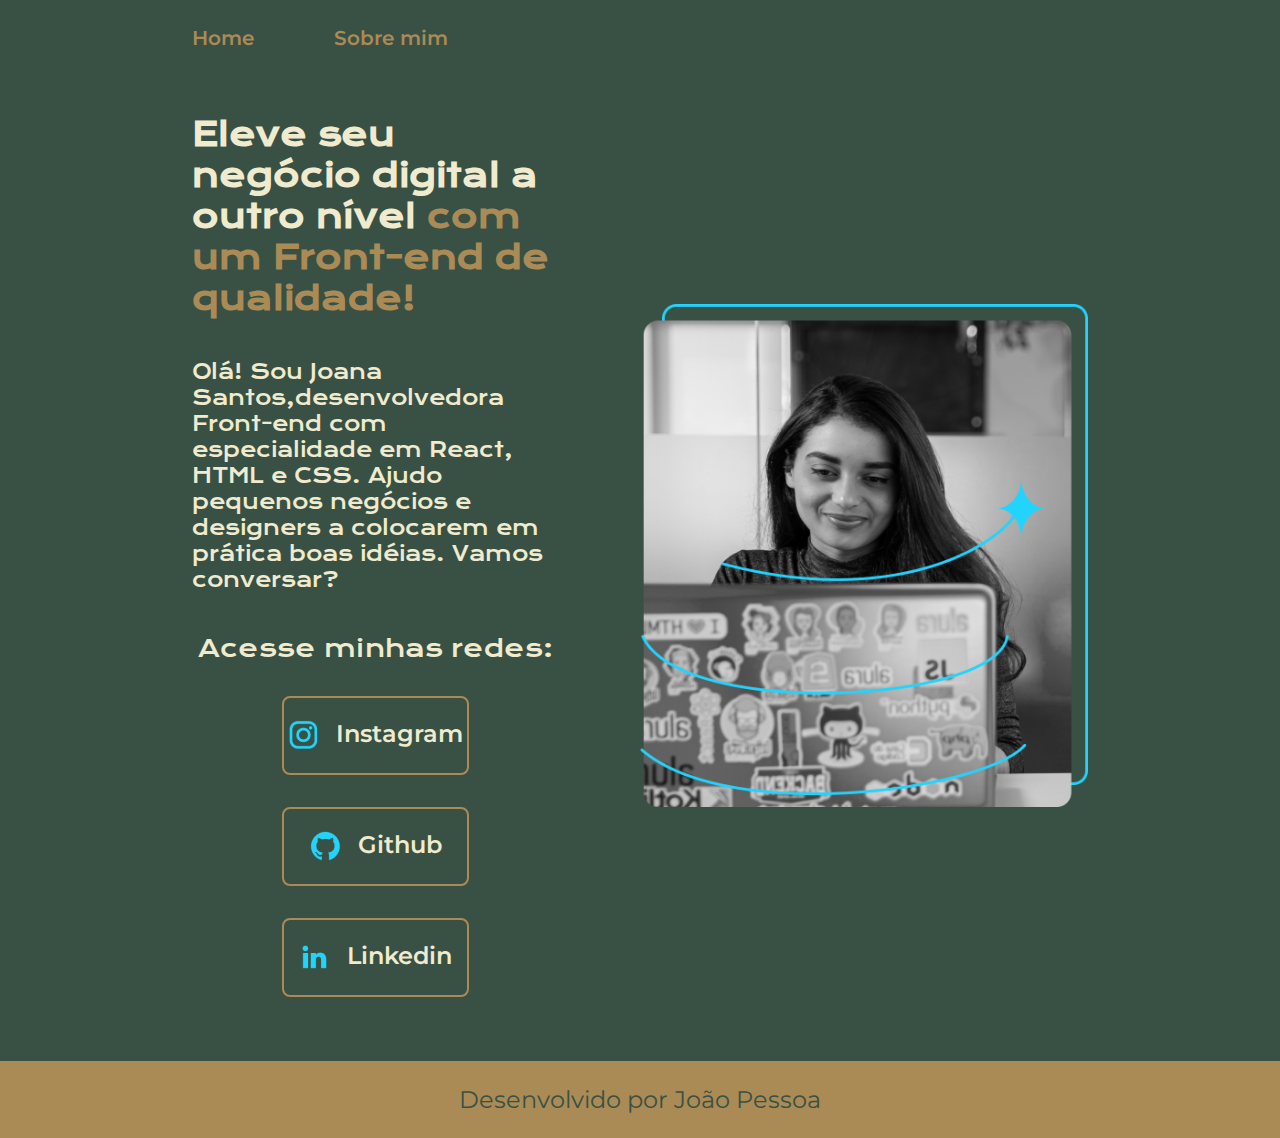
<file: index.html>
<!DOCTYPE html>
<html lang="pt-br">

<head>
    <meta charset="UTF-8">
    <meta http-equip="X-UA-Compatible" content="IE=edge">
    <meta name="viewport" content="width=device-width, initial-scale=1.0">
    <title>Portifolio</title>
    <link rel="stylesheet" href="Styles/style.css">
</head>

<body>
    <header class="cabecalho">
        <nav class="cabecalho__menu">
            <a class="cabecalho__menu__link" href="index.html">Home</a>
            <a class="cabecalho__menu__link" href="about.html">Sobre mim</a>
        </nav>
    </header>
   
    <main class="apresentacao">
        <section class="apresentacao__conteudo">
            <h1 class="apresentacao__conteudo__titulo"> Eleve seu negócio digital a outro nível
                 <strong class="titulo">com um Front-end de qualidade!</strong>
            </h1> 
            <p class="apresentacao__conteudo__texto">Olá! Sou Joana Santos,desenvolvedora Front-end com especialidade em  React, HTML e CSS. Ajudo pequenos negócios e designers a colocarem em prática boas idéias. Vamos conversar?</p>
                <div class="apresentacao__links">
                        <h2 class="apresentacao__links__subtitulo">Acesse minhas redes:</h2>
                        <a class="apresentacao__links__navegacao" href="https://instagram.com/jaoppessoa">
                            <img src="./assets/instagram.png" alt="Imagem instagram"> 
                        Instagram
                            
                        </a>
                        <a class="apresentacao__links__navegacao" href="https://github.com/JaopPessoa">
                            <img src="./assets/github.png" alt="Imagem Github">
                        Github
                             
                        </a>
                        <a class="apresentacao__links__navegacao" href="https://www.linkedin.com/in/joaopedropessoab">
                            <img src="./assets/linkedin.png" alt="Imagem linkedin">
                        Linkedin
                                 
                        </a>

                </div>
        </section>
            <img class="apresentacao__imagem" src="./assets/imagemjoana.png" alt="Foto da Joana Santos">
    </main>
    <footer class="rodape">
        <p>Desenvolvido por João Pessoa</p>
    </footer>
</body>

</html>
</file>
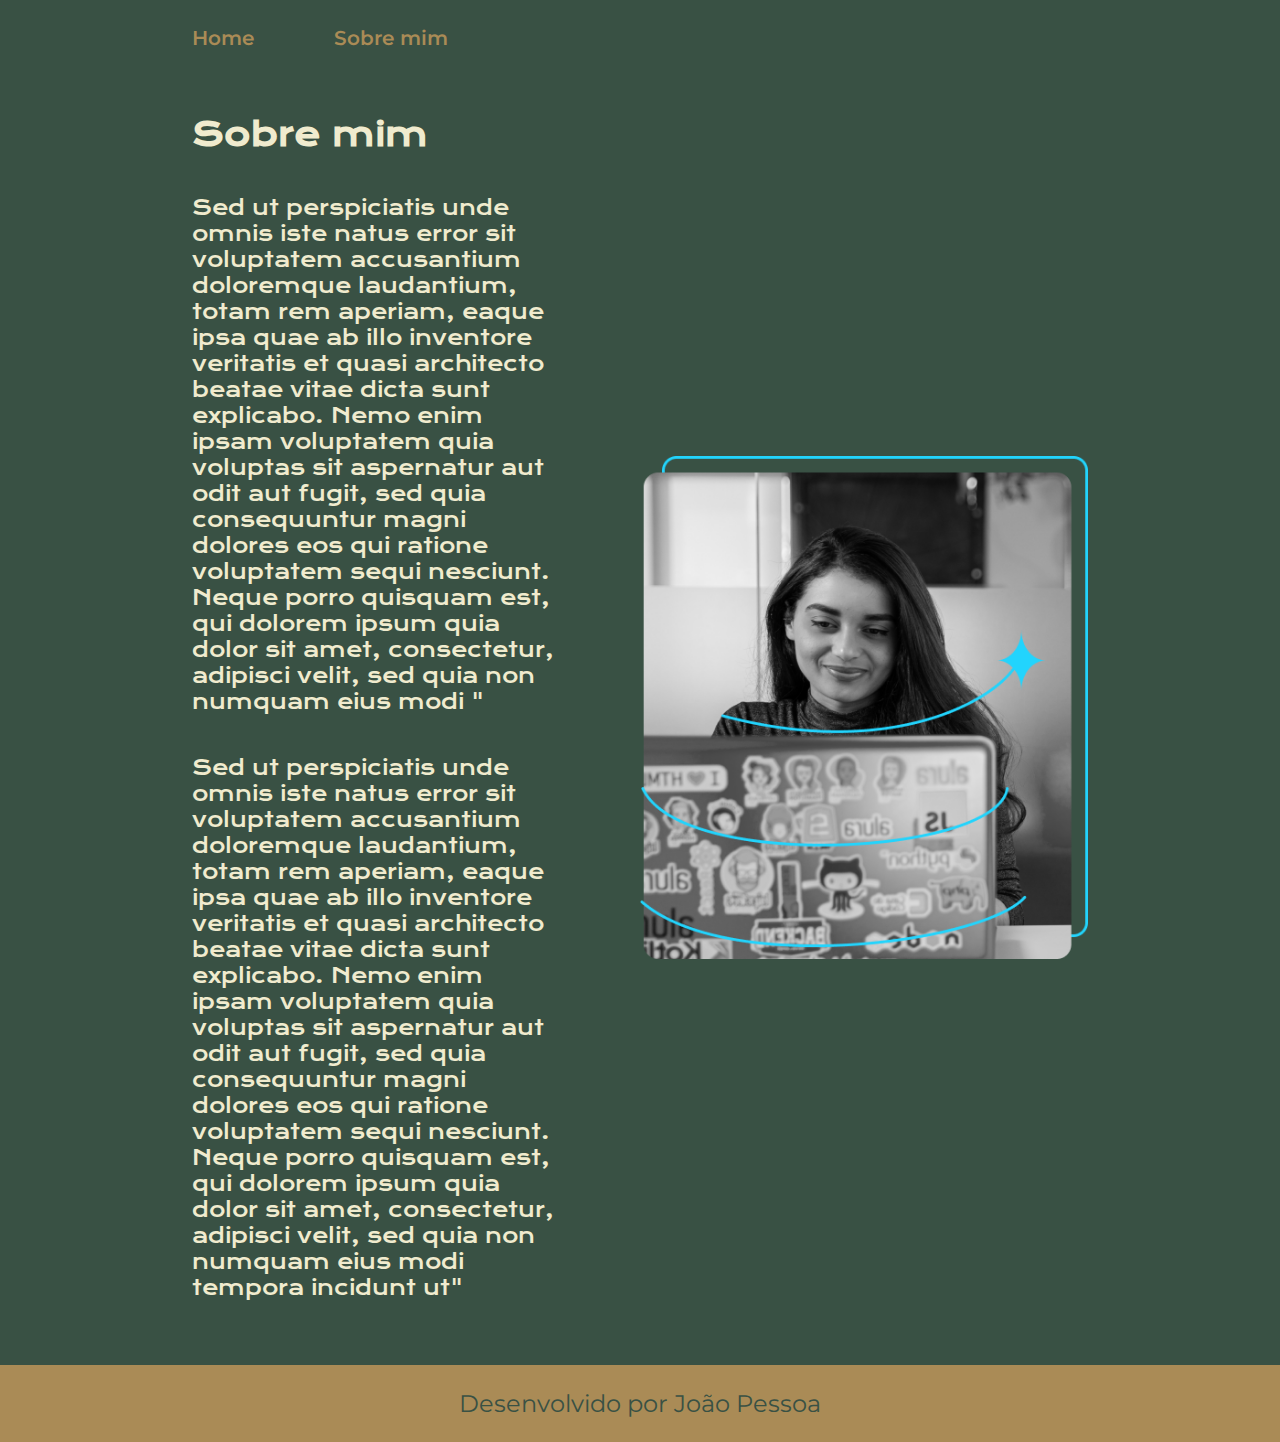
<file: about.html>
<!DOCTYPE html>
<html lang="pt-br">

<head>
    <meta charset="UTF-8">
    <meta http-equip="X-UA-Compatible" content="IE=edge">
    <meta name="viewport" content="width=device-width, initial-scale=1.0">
    <title>Sobre mim</title>
    <link rel="stylesheet" href="Styles/style.css">
</head>
<body>
    <header class="cabecalho">
        <nav class="cabecalho__menu">
            <a class="cabecalho__menu__link" href="index.html">Home</a>
            <a class="cabecalho__menu__link" href="about.html">Sobre mim</a>
        </nav>
    </header>

    <main  class="apresentacao">
        <section class="apresentacao__conteudo">
            <h1 class="apresentacao__conteudo__titulo"> Sobre mim </h1>
            <p class="apresentacao__conteudo__texto"> Sed ut perspiciatis unde omnis iste natus error sit voluptatem accusantium doloremque laudantium, totam rem aperiam, eaque ipsa quae ab illo inventore veritatis et quasi architecto beatae vitae dicta sunt explicabo. Nemo enim ipsam voluptatem quia voluptas sit aspernatur aut odit aut fugit, sed quia consequuntur magni dolores eos qui ratione voluptatem sequi nesciunt. Neque porro quisquam est, qui dolorem ipsum quia dolor sit amet, consectetur, adipisci velit, sed quia non numquam eius modi "</p>
            <p class="apresentacao__conteudo__texto">Sed ut perspiciatis unde omnis iste natus error sit voluptatem accusantium doloremque laudantium, totam rem aperiam, eaque ipsa quae ab illo inventore veritatis et quasi architecto beatae vitae dicta sunt explicabo. Nemo enim ipsam voluptatem quia voluptas sit aspernatur aut odit aut fugit, sed quia consequuntur magni dolores eos qui ratione voluptatem sequi nesciunt. Neque porro quisquam est, qui dolorem ipsum quia dolor sit amet, consectetur, adipisci velit, sed quia non numquam eius modi tempora incidunt ut"</p>
        </section>
        <img class="apresentacao__imagem" src="./assets/imagemjoana.png" alt="Foto da Joana Santos">
    </main>

    <footer class="rodape">
        <p>Desenvolvido por João Pessoa</p>
    </footer>

</body>
</html>
</file>
<file: Styles/style.css>
@import url('https://fonts.googleapis.com/css2?family=Krona+One&family=Montserrat:ital,wght@0,100..900;1,100..900&display=swap');

:root {
    --cor--primaria: #395144;
    --cor--secundaria: #F0EBCE;
    --cor--terciaria: #AA8B56;
    --cor--hover: #4E6C50;
    
    --fonte-primaria: 'Krona One', sans-serif;
    --fonte-secundaria: 'Montserrat', sans-serif;

}

*{
    margin: 0;
    padding:0;
}

body{
    box-sizing: border-box;
    background-color:var(--cor--primaria);
    color: var(--cor--secundaria);
}

.cabecalho {
    padding: 2% 0% 0% 15%;
}

.cabecalho__menu{
    display: flex;
    gap: 80px;
}

.cabecalho__menu__link{
    font-family: var(--fonte-secundaria);
    font-size: 1.25rem;
    font-weight: 600;
    color: var(--cor--terciaria);
    text-decoration: none;

}

span{
    font-weight: bold;
    color: var(--cor--terciaria);
    border: 2px solid var(--cor--terciaria);
    padding: 3px;
}

button{
        background-color: var(--cor--secundaria);
        color:var(--cor--primaria);
}

.apresentacao {
    padding: 5% 15%;
        display: flex;
        align-items: center;
        justify-content: space-between;
        gap: 82px;
}

.apresentacao__conteudo {
    width: 50%;
    display: flex;
    flex-direction: column;
    gap: 40px;
}

.apresentacao__conteudo__titulo {
    font-size: 2rem;
    font-family:  var(--fonte-primaria);
}

.titulo {
    color:var(--cor--terciaria);
}

.apresentacao__conteudo__texto {
    font-size: 1.25rem;
    font-family: var(--fonte-primaria);
}

.apresentacao__links {
    display: flex;
    flex-direction: column;
    align-items: center;
    justify-content: space-between;
    gap: 32px;
    
}

.apresentacao__links__subtitulo {
    font-family: var(--fonte-primaria);
    font-weight: 400;
    font-size: 1.5rem;
}

.apresentacao__links__navegacao {
    display: flex;
    justify-content: center;
    gap: 16px;
    width: 50%;
    text-align: center;
    border-radius: 8px;
    border: 2px solid var(--cor--terciaria);
    font-size: 1.5rem;
    font-weight: 600;
    padding: 21.5px 0;
    text-decoration: none;
    color: var(--cor--secundaria);
    font-family: var(--fonte-secundaria);
}

.apresentacao__links__link:hover {
    background-color: var(--cor--hover);
}

.apresentacao__imagem{
  width: 50%;
}

.rodape {
    color:var(--cor--primaria);
    background-color: var(--cor--terciaria);
    font-family: var(--fonte-secundaria);
    font-size: 1.5rem;
    font-weight: 400;
    text-align: center;
    padding: 24px;
}

@media (max-width: 1200px) {
    .cabecalho {
        padding: 10%;
    }
    
    .cabecalho__menu {
        justify-content: center;
    }

    .apresentacao {
        flex-direction: column-reverse;
        padding: 5%;
    }
    
    .apresentacao__conteudo {
        width: auto;
    }
}
</file>
